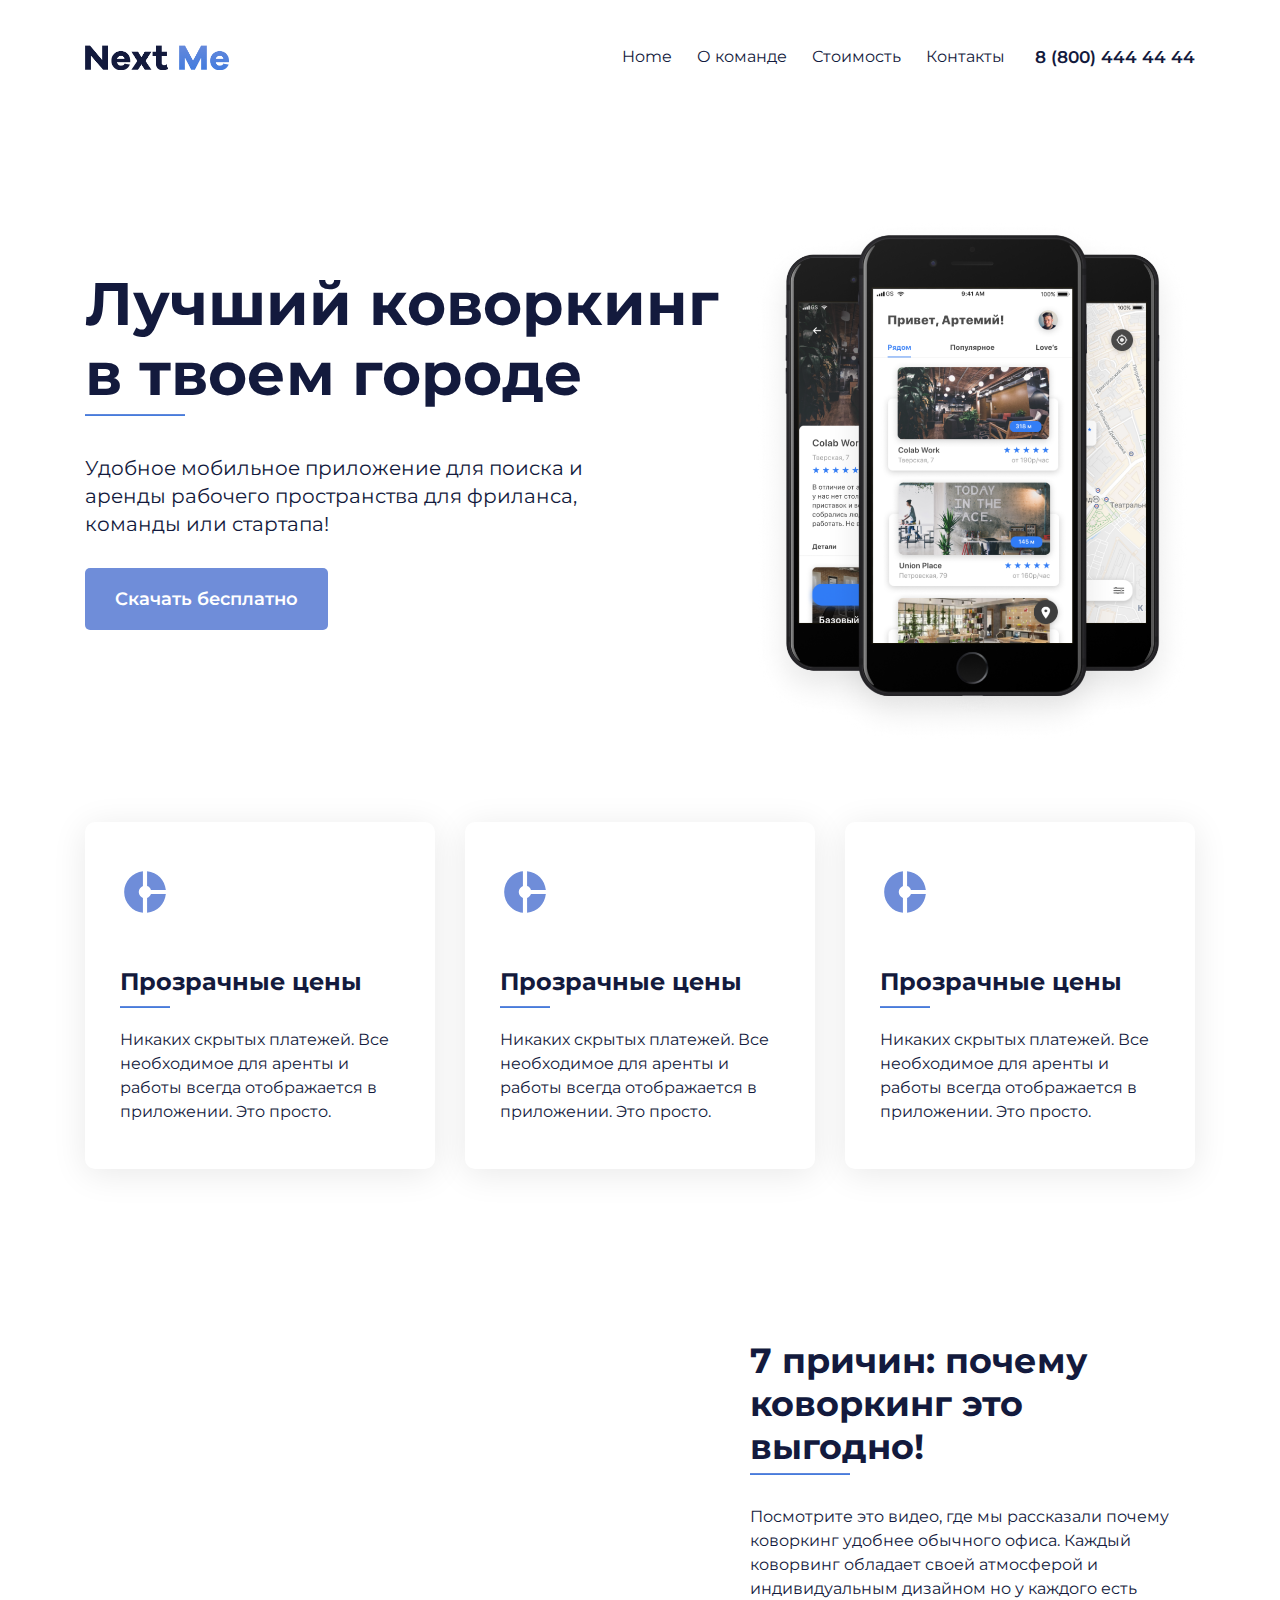
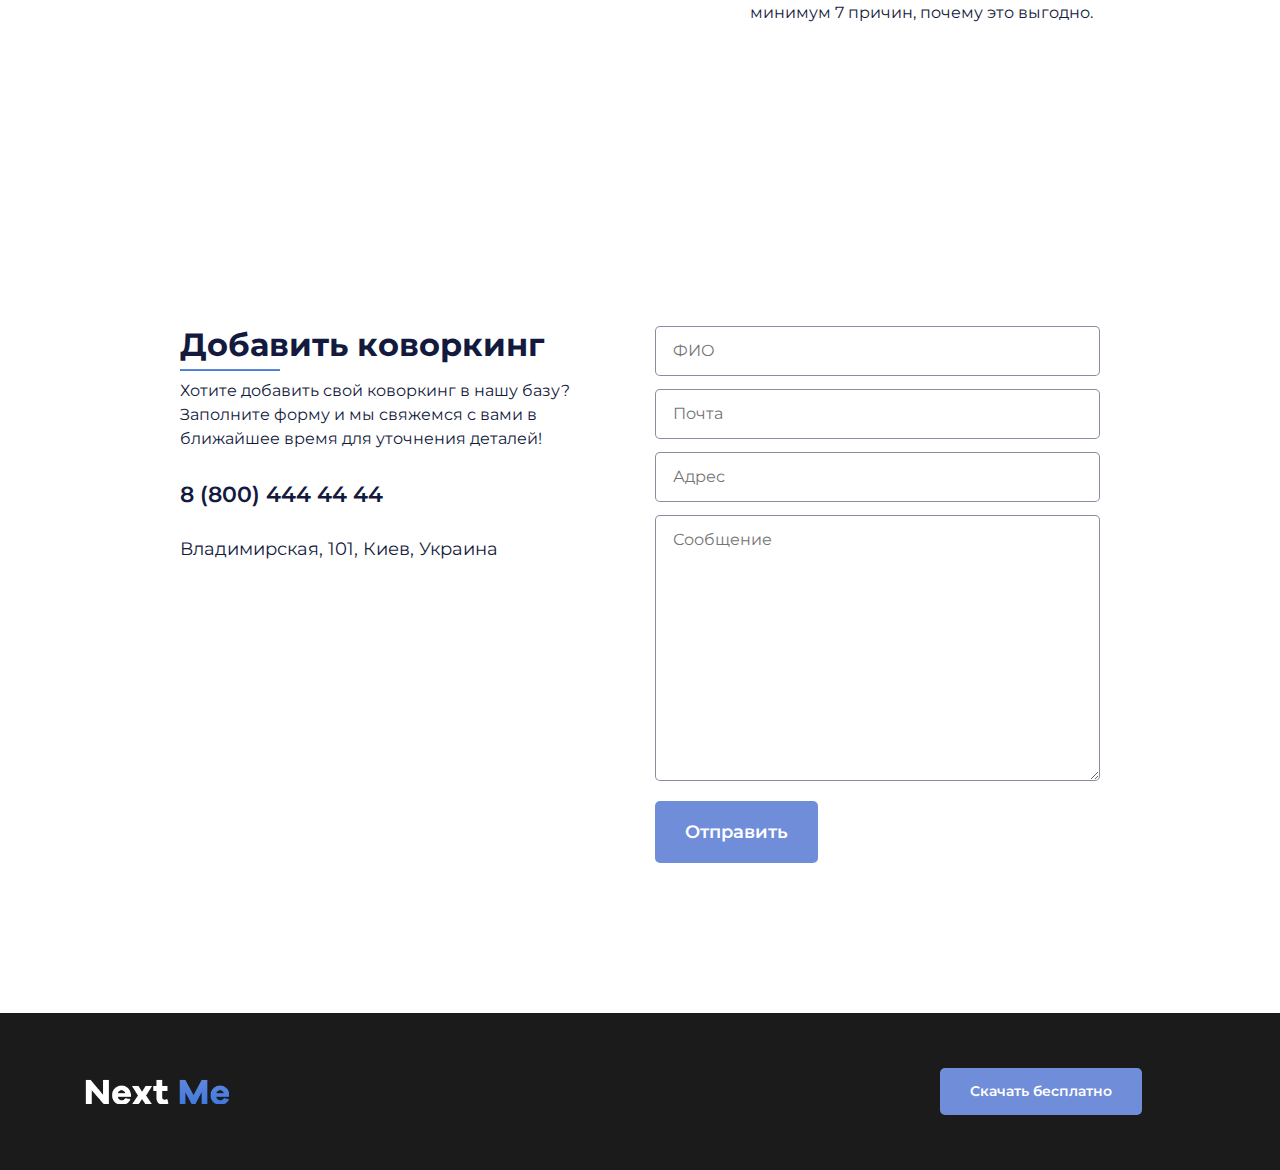
<file: index.html>
<!DOCTYPE html>
<html lang="en">
<head>
    <meta charset="UTF-8">
    <meta name="viewport" content="width=device-width, initial-scale=1.0">
    <meta http-equiv="X-UA-Compatible" content="ie=edge">
    <title>Document</title>
    <link href="https://fonts.googleapis.com/css?family=Montserrat:400,500,600,700&display=swap&subset=cyrillic" rel="stylesheet">
    <link rel="stylesheet" href="https://stackpath.bootstrapcdn.com/bootstrap/4.3.1/css/bootstrap.min.css" integrity="sha384-ggOyR0iXCbMQv3Xipma34MD+dH/1fQ784/j6cY/iJTQUOhcWr7x9JvoRxT2MZw1T" crossorigin="anonymous">
    <link rel="stylesheet" href="css/main.css">
</head>
<body>
   <header class="header">
       <div class="container">
           <div class="row">
                <div class="col-2">
                    <a href="index.html"><img src="img/logo-black.png" alt="Logo" class="logo"></a>
                </div>
                <div class="col-8">
                    <nav>
                        <ul>
                            <li class="link-menu"><a href="index.html">Home</a></li>
                            <li class="link-menu"><a href="about.html">О команде</a></li>
                            <li class="link-menu"><a href="price.html">Стоимость</a></li>
                            <li class="link-menu"><a href="contact.html">Контакты</a></li>
                        </ul>
                    </nav>
                </div>
                <div class="col-2">
                    <a href="tel:8804444444" class="header-phone">8 (800) 444 44 44</a>
                </div>
           </div>
       </div>
   </header>

   <section class="main">
       <div class="container">
           <div class="row">
               <div class="col-7">
                    <h1 class="main-title">
                        Лучший коворкинг в твоем городе
                    </h1>
                    <p class="main-offer">
                        Удобное мобильное приложение для поиска и аренды рабочего пространства 
                        для фриланса, команды или стартапа!
                    </p>
                    <a href="https://play.google.com/store/apps" target="_blank" class="main-link">
                        Скачать бесплатно
                    </a>
               </div>
               <div class="col-5">
                   <img src="img/app.png" alt="App">
               </div>
           </div>
       </div>
   </section>

   <section class="skill">
       <div class="container">
           <div class="row">
               <div class="col-4">
                    <div class="card">
                        <div class="card-img">
                            <!--поменять в fill цвет svg-элемента-->
                            <svg width="50" height="50" viewBox="0 0 50 50" fill="#6F8DD9" xmlns="http://www.w3.org/2000/svg">
                                <path d="M22.9167 19.0833V4.16666C12.5 5.20832 4.16669 14.1458 4.16669 25C4.16669 35.8542 12.5 44.7917 22.9167 45.8333V30.9167C20.8334 30.0625 18.75 27.75 18.75 25C18.75 22.25 20.8334 19.9375 22.9167 19.0833ZM30.9584 22.9167H45.8334C44.8334 13.0208 37.5 5.14582 27.0834 4.16666V19.0833C29.1667 19.7083 30.25 21.125 30.9584 22.9167ZM27.0834 30.9167V45.8333C37.5 44.8542 44.8334 36.9792 45.8334 27.0833H30.9584C30.25 28.875 29.1667 30.2917 27.0834 30.9167Z" fill="url(#paint0_linear)"/>
                                <defs>
                                <linearGradient id="paint0_linear" x1="25" y1="4.16666" x2="25" y2="45.8333" gradientUnits="userSpaceOnUse">
                                <stop stop-color="#6F8DD9"/>
                                <stop offset="1" stop-color="#3677E0"/>
                                </linearGradient>
                                </defs>
                            </svg>
                        </div>
                        <div>
                            <h3 class="card-title">
                                Прозрачные цены
                            </h3>
                            <p class="card-offer">
                                Никаких скрытых платежей. Все необходимое для аренты и
                                 работы всегда отображается в приложении. Это просто.
                            </p>
                        </div>
                    </div>
               </div>
               <div class="col-4">
                <div class="card">
                    <div class="card-img">
                        <!--поменять в fill цвет svg-элемента-->
                        <svg width="50" height="50" viewBox="0 0 50 50" fill="#6F8DD9" xmlns="http://www.w3.org/2000/svg">
                            <path d="M22.9167 19.0833V4.16666C12.5 5.20832 4.16669 14.1458 4.16669 25C4.16669 35.8542 12.5 44.7917 22.9167 45.8333V30.9167C20.8334 30.0625 18.75 27.75 18.75 25C18.75 22.25 20.8334 19.9375 22.9167 19.0833ZM30.9584 22.9167H45.8334C44.8334 13.0208 37.5 5.14582 27.0834 4.16666V19.0833C29.1667 19.7083 30.25 21.125 30.9584 22.9167ZM27.0834 30.9167V45.8333C37.5 44.8542 44.8334 36.9792 45.8334 27.0833H30.9584C30.25 28.875 29.1667 30.2917 27.0834 30.9167Z" fill="url(#paint0_linear)"/>
                            <defs>
                            <linearGradient id="paint0_linear" x1="25" y1="4.16666" x2="25" y2="45.8333" gradientUnits="userSpaceOnUse">
                            <stop stop-color="#6F8DD9"/>
                            <stop offset="1" stop-color="#3677E0"/>
                            </linearGradient>
                            </defs>
                        </svg>
                    </div>
                    <div>
                        <h3 class="card-title">
                            Прозрачные цены
                        </h3>
                        <p class="card-offer">
                            Никаких скрытых платежей. Все необходимое для аренты и
                             работы всегда отображается в приложении. Это просто.
                        </p>
                    </div>
                </div>
           </div>
           <div class="col-4">
            <div class="card">
                <div class="card-img">
                    <!--поменять в fill цвет svg-элемента-->
                    <svg width="50" height="50" viewBox="0 0 50 50" fill="#6F8DD9" xmlns="http://www.w3.org/2000/svg">
                        <path d="M22.9167 19.0833V4.16666C12.5 5.20832 4.16669 14.1458 4.16669 25C4.16669 35.8542 12.5 44.7917 22.9167 45.8333V30.9167C20.8334 30.0625 18.75 27.75 18.75 25C18.75 22.25 20.8334 19.9375 22.9167 19.0833ZM30.9584 22.9167H45.8334C44.8334 13.0208 37.5 5.14582 27.0834 4.16666V19.0833C29.1667 19.7083 30.25 21.125 30.9584 22.9167ZM27.0834 30.9167V45.8333C37.5 44.8542 44.8334 36.9792 45.8334 27.0833H30.9584C30.25 28.875 29.1667 30.2917 27.0834 30.9167Z" fill="url(#paint0_linear)"/>
                        <defs>
                        <linearGradient id="paint0_linear" x1="25" y1="4.16666" x2="25" y2="45.8333" gradientUnits="userSpaceOnUse">
                        <stop stop-color="#6F8DD9"/>
                        <stop offset="1" stop-color="#3677E0"/>
                        </linearGradient>
                        </defs>
                    </svg>
                </div>
                <div>
                    <h3 class="card-title">
                        Прозрачные цены
                    </h3>
                    <p class="card-offer">
                        Никаких скрытых платежей. Все необходимое для аренты и
                         работы всегда отображается в приложении. Это просто.
                    </p>
                </div>
            </div>
       </div>
           </div>
       </div>
   </section>

   <section class="video">
       <div class="container">
           <div class="row">
               <div class="col-7">
                    <iframe width="100%" height="375" src="https://www.youtube.com/embed/2t5deBG5iwU" 
                    frameborder="0" allow="accelerometer; autoplay; encrypted-media; gyroscope; picture-in-picture"
                    allowfullscreen>
                    </iframe>
               </div>
               <div class="col-5">
                   <h2 class="video-title">
                        7 причин: почему коворкинг это выгодно!
                   </h2>
                   <p class="video-offer">
                        Посмотрите это видео, где мы рассказали почему коворкинг удобнее обычного офиса.
                        Каждый коворвинг обладает своей атмосферой и индивидуальным дизайном но
                        у каждого есть минимум 7 причин, почему это выгодно.
                   </p>
               </div>
           </div>
       </div>
   </section>

   <section class="form">
       <div class="container">
           <div class="row">
               <div class="col-5 offset-1"> <!-- offset-1 - отступ справа -->
                    <h2 class="form-title">
                        Добавить коворкинг
                    </h2>
                    <p class="form-offer">
                        Хотите добавить свой коворкинг в нашу базу? 
                        Заполните форму и мы свяжемся с вами в ближайшее время для уточнения деталей!
                    </p>
                    <a href="tel:8804444444" class="header-phone form-link">
                        8 (800) 444 44 44
                    </a>
                    <p class="form-adress">
                        Владимирская, 101, Киев, Украина
                    </p>
                </div>
                <div class="col-5">
                    <form action="#" class="main-form">
                        <input type="text" placeholder="ФИО" required>
                        <input type="email" placeholder="Почта" required>
                        <input type="text" placeholder="Адрес" required>
                        <textarea name="massege" id="" cols="30" rows="10" placeholder="Сообщение"></textarea>
                        <button class="main-link">Отправить</button>
                    </form>
                </div>
            </div>
       </div>
   </section>

   <footer>
        <div class="container">
            <div class="row">
                <div class="col-2 d-flex align-items-center">
                        <a href="#"><img src="img/logo-white.png" alt="Logo" class="logo"></a>
                </div>
                <div class="col-3 offset-7">
                    <a href="https://play.google.com/store/apps" target="_blank" class="main-link footer-link">
                        Скачать бесплатно
                    </a>
                </div>
            </div>
        </div>
   </footer>

    <script src="https://code.jquery.com/jquery-3.3.1.slim.min.js" integrity="sha384-q8i/X+965DzO0rT7abK41JStQIAqVgRVzpbzo5smXKp4YfRvH+8abtTE1Pi6jizo" crossorigin="anonymous"></script>
    <script src="https://cdnjs.cloudflare.com/ajax/libs/popper.js/1.14.7/umd/popper.min.js" integrity="sha384-UO2eT0CpHqdSJQ6hJty5KVphtPhzWj9WO1clHTMGa3JDZwrnQq4sF86dIHNDz0W1" crossorigin="anonymous"></script>
    <script src="https://stackpath.bootstrapcdn.com/bootstrap/4.3.1/js/bootstrap.min.js" integrity="sha384-JjSmVgyd0p3pXB1rRibZUAYoIIy6OrQ6VrjIEaFf/nJGzIxFDsf4x0xIM+B07jRM" crossorigin="anonymous"></script>

</body>
</html>
</file>
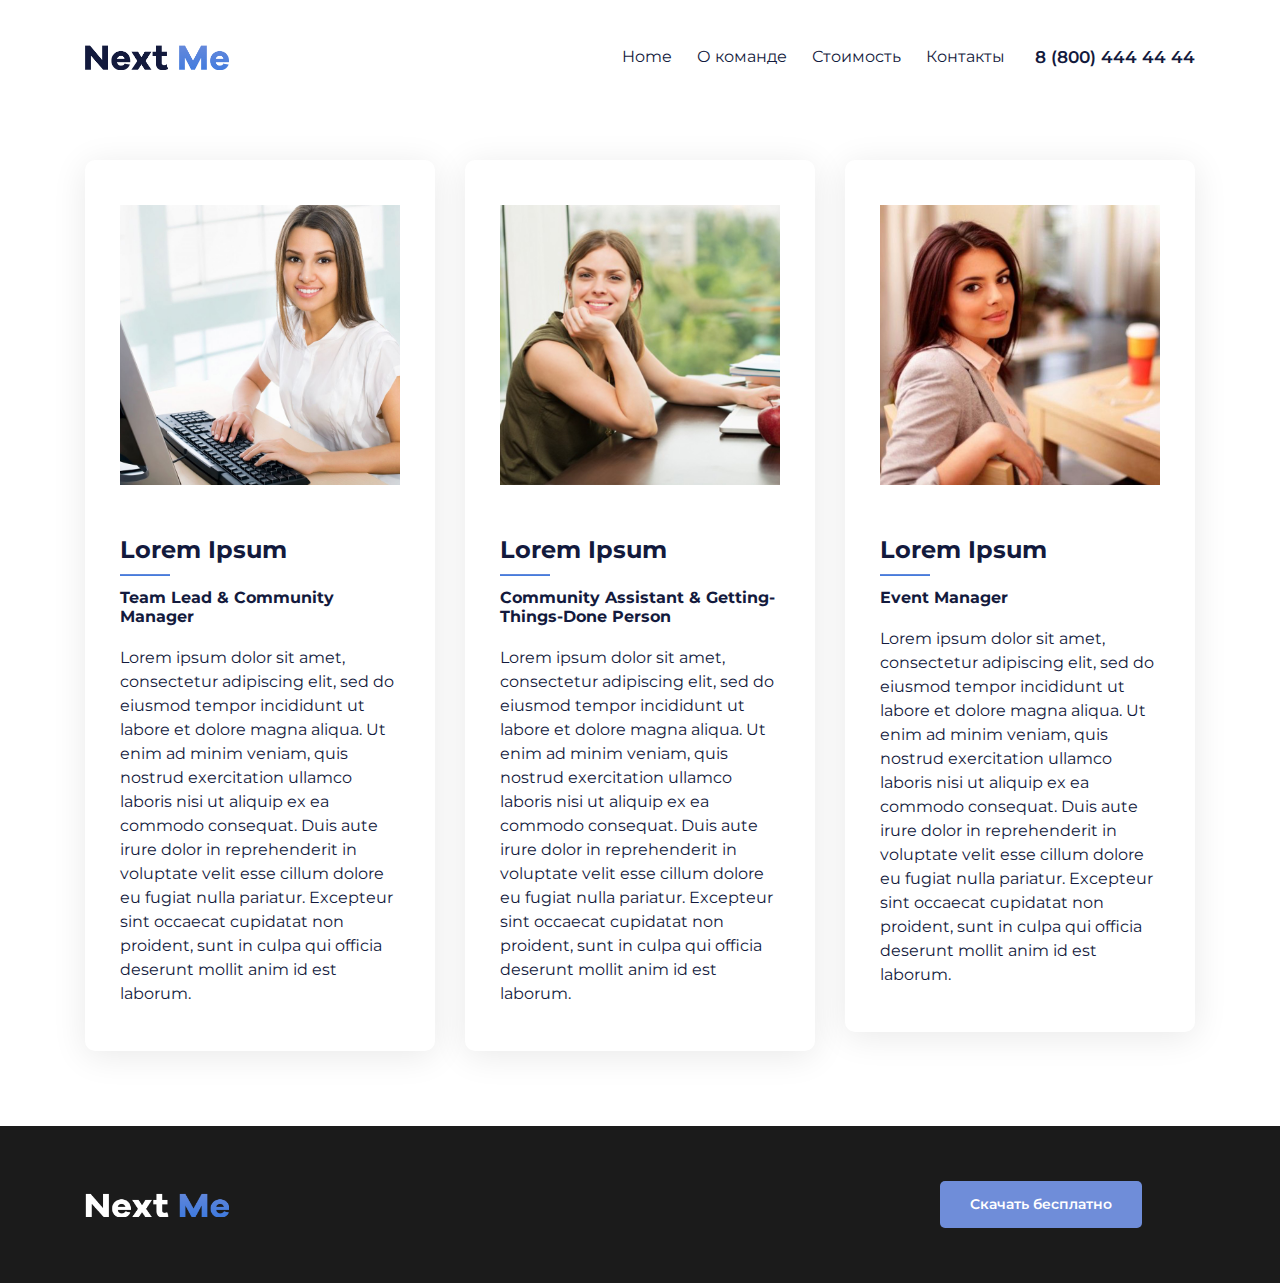
<file: about.html>
<!DOCTYPE html>
<html lang="en">
<head>
    <meta charset="UTF-8">
    <meta name="viewport" content="width=device-width, initial-scale=1.0">
    <meta http-equiv="X-UA-Compatible" content="ie=edge">
    <title>Document</title>
    <link href="https://fonts.googleapis.com/css?family=Montserrat:400,500,600,700&display=swap&subset=cyrillic" rel="stylesheet">
    <link rel="stylesheet" href="https://stackpath.bootstrapcdn.com/bootstrap/4.3.1/css/bootstrap.min.css" integrity="sha384-ggOyR0iXCbMQv3Xipma34MD+dH/1fQ784/j6cY/iJTQUOhcWr7x9JvoRxT2MZw1T" crossorigin="anonymous">
    <link rel="stylesheet" href="css/main.css">
</head>
<body>
   <header class="header">
       <div class="container">
           <div class="row">
                <div class="col-2">
                    <a href="index.html"><img src="img/logo-black.png" alt="Logo" class="logo"></a>
                </div>
                <div class="col-8">
                    <nav>
                        <ul>
                            <li class="link-menu"><a href="index.html">Home</a></li>
                            <li class="link-menu active"><a href="about.html">О команде</a></li>
                            <li class="link-menu"><a href="price.html">Стоимость</a></li>
                            <li class="link-menu"><a href="contact.html">Контакты</a></li>
                        </ul>
                    </nav>
                </div>
                <div class="col-2">
                    <a href="tel:8804444444" class="header-phone">8 (800) 444 44 44</a>
                </div>
           </div>
       </div>
   </header>


   <section class="about">
       <div class="container">
           <div class="row">
               <div class="col-4">
                    <div class="card">
                        <div class="card-foto">
                            <img src="/img/1.jpg">
                        </div>
                        <div>
                            <h3 class="card-title">
                                Lorem Ipsum
                            </h3>
                            <h6 class="card-title_position">
                                Team Lead & Community Manager
                            </h6>
                            <p class="card-offer">
                                Lorem ipsum dolor sit amet, consectetur adipiscing elit, sed do eiusmod tempor incididunt ut labore et dolore magna aliqua. Ut enim ad minim veniam, quis nostrud exercitation ullamco laboris nisi ut aliquip ex ea commodo consequat. Duis aute irure dolor in reprehenderit in voluptate velit esse cillum dolore eu fugiat nulla pariatur. Excepteur sint occaecat cupidatat non proident, sunt in culpa qui officia deserunt mollit anim id est laborum.
                            </p>
                        </div>
                    </div>
               </div>

               <div class="col-4">
                    <div class="card">
                        <div class="card-foto">
                            <img src="/img/2.jpg">
                        </div>
                        <div>
                            <h3 class="card-title">
                                Lorem Ipsum
                            </h3>
                            <h6 class="card-title_position">
                                Community Assistant & Getting-Things-Done Person
                            </h6>
                            <p class="card-offer">
                                Lorem ipsum dolor sit amet, consectetur adipiscing elit, sed do eiusmod tempor incididunt ut labore et dolore magna aliqua. Ut enim ad minim veniam, quis nostrud exercitation ullamco laboris nisi ut aliquip ex ea commodo consequat. Duis aute irure dolor in reprehenderit in voluptate velit esse cillum dolore eu fugiat nulla pariatur. Excepteur sint occaecat cupidatat non proident, sunt in culpa qui officia deserunt mollit anim id est laborum.
                            </p>
                        </div>
                    </div>
                </div>

                <div class="col-4">
                    <div class="card">
                        <div class="card-foto">
                            <img src="/img/3.jpg">
                        </div>
                        <div>
                            <h3 class="card-title">
                                Lorem Ipsum
                            </h3>
                            <h6 class="card-title_position">
                                Event Manager
                            </h6>
                            <p class="card-offer">
                                Lorem ipsum dolor sit amet, consectetur adipiscing elit, sed do eiusmod tempor incididunt ut labore et dolore magna aliqua. Ut enim ad minim veniam, quis nostrud exercitation ullamco laboris nisi ut aliquip ex ea commodo consequat. Duis aute irure dolor in reprehenderit in voluptate velit esse cillum dolore eu fugiat nulla pariatur. Excepteur sint occaecat cupidatat non proident, sunt in culpa qui officia deserunt mollit anim id est laborum.
                            </p>
                        </div>
                    </div>
                 </div>

           </div>
       </div>
   </section>

   <footer>
        <div class="container">
            <div class="row">
                <div class="col-2 d-flex align-items-center">
                        <a href="#"><img src="img/logo-white.png" alt="Logo" class="logo"></a>
                </div>
                <div class="col-3 offset-7">
                    <a href="https://play.google.com/store/apps" target="_blank" class="main-link footer-link">
                        Скачать бесплатно
                    </a>
                </div>
            </div>
        </div>
   </footer>

    


    <script src="https://code.jquery.com/jquery-3.3.1.slim.min.js" integrity="sha384-q8i/X+965DzO0rT7abK41JStQIAqVgRVzpbzo5smXKp4YfRvH+8abtTE1Pi6jizo" crossorigin="anonymous"></script>
    <script src="https://cdnjs.cloudflare.com/ajax/libs/popper.js/1.14.7/umd/popper.min.js" integrity="sha384-UO2eT0CpHqdSJQ6hJty5KVphtPhzWj9WO1clHTMGa3JDZwrnQq4sF86dIHNDz0W1" crossorigin="anonymous"></script>
    <script src="https://stackpath.bootstrapcdn.com/bootstrap/4.3.1/js/bootstrap.min.js" integrity="sha384-JjSmVgyd0p3pXB1rRibZUAYoIIy6OrQ6VrjIEaFf/nJGzIxFDsf4x0xIM+B07jRM" crossorigin="anonymous"></script>

</body>
</html>
</file>
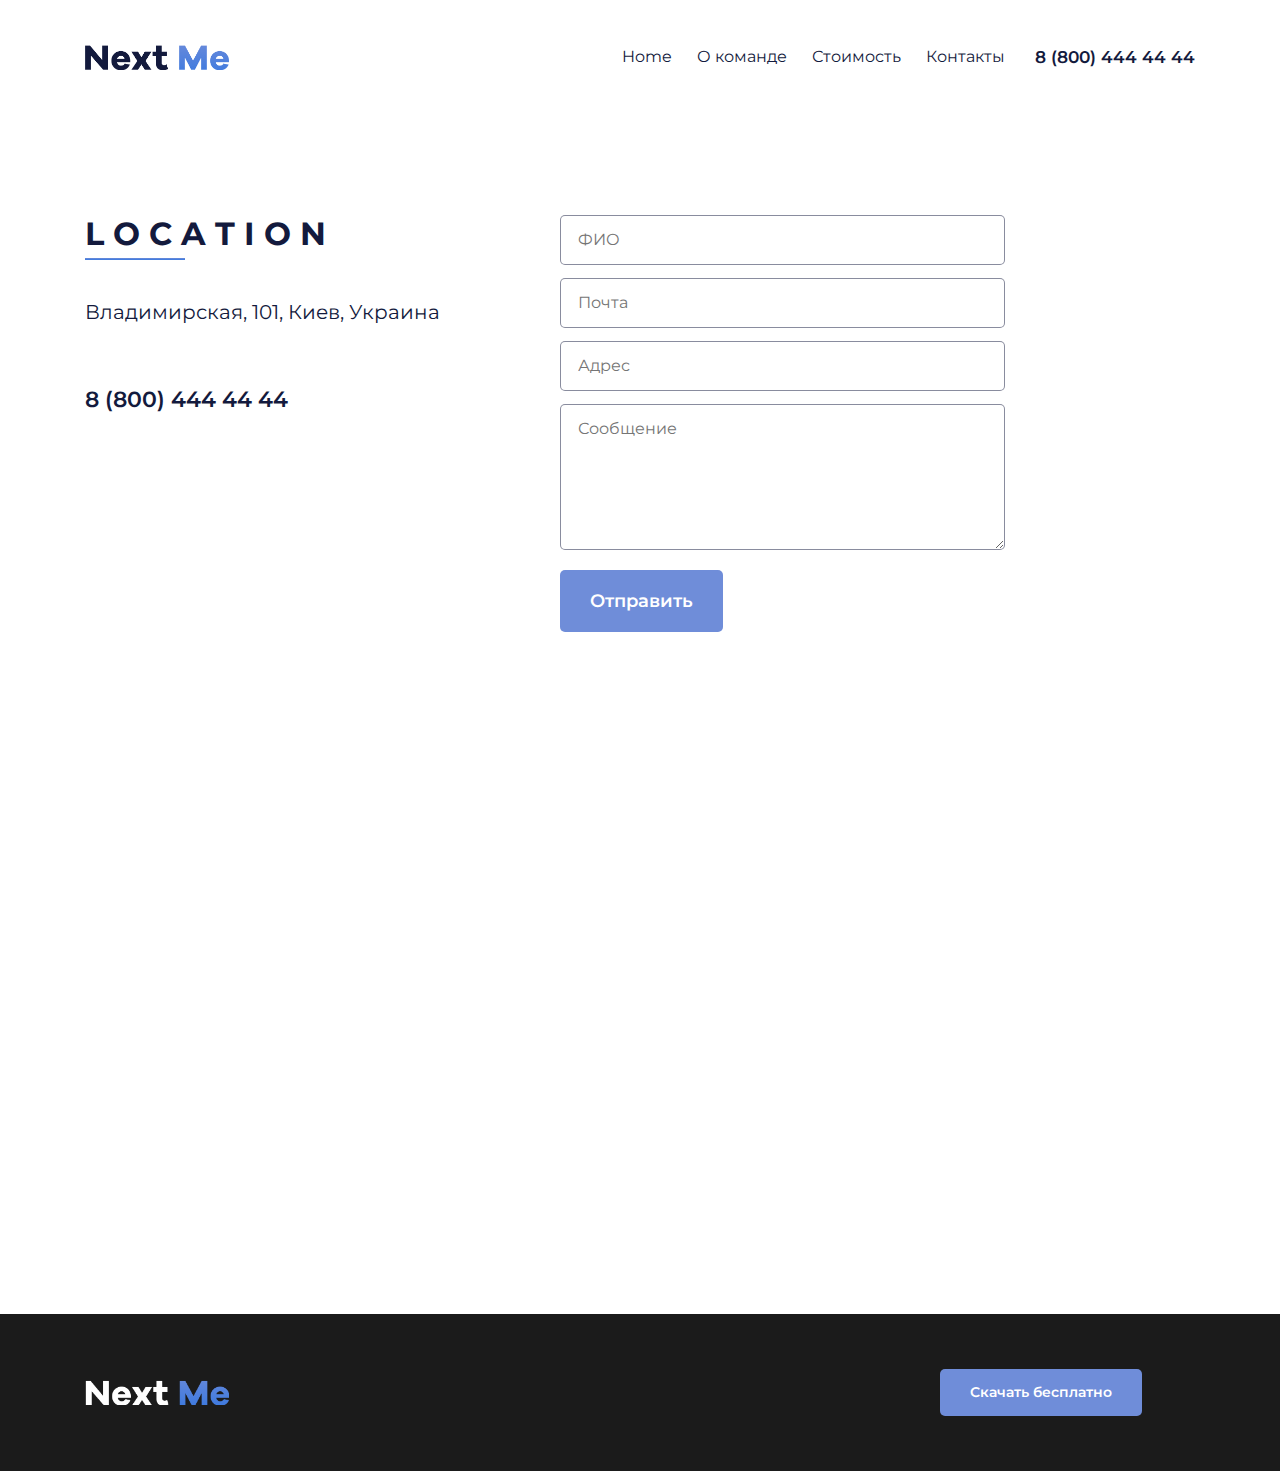
<file: contact.html>
<!DOCTYPE html>
<html lang="en">
<head>
    <meta charset="UTF-8">
    <meta name="viewport" content="width=device-width, initial-scale=1.0">
    <meta http-equiv="X-UA-Compatible" content="ie=edge">
    <title>Document</title>
    <link href="https://fonts.googleapis.com/css?family=Montserrat:400,500,600,700&display=swap&subset=cyrillic" rel="stylesheet">
    <link rel="stylesheet" href="https://stackpath.bootstrapcdn.com/bootstrap/4.3.1/css/bootstrap.min.css" integrity="sha384-ggOyR0iXCbMQv3Xipma34MD+dH/1fQ784/j6cY/iJTQUOhcWr7x9JvoRxT2MZw1T" crossorigin="anonymous">
    <link rel="stylesheet" href="css/main.css">
</head>
<body>
    
   <header class="header">
       <div class="container">
           <div class="row">
                <div class="col-2">
                    <a href="index.html"><img src="img/logo-black.png" alt="Logo" class="logo"></a>
                </div>
                <div class="col-8">
                    <nav>
                        <ul>
                            <li class="link-menu"><a href="index.html">Home</a></li>
                            <li class="link-menu"><a href="about.html">О команде</a></li>
                            <li class="link-menu"><a href="price.html">Стоимость</a></li>
                            <li class="link-menu"><a href="contact.html">Контакты</a></li>
                        </ul>
                    </nav>
                </div>
                <div class="col-2">
                    <a href="tel:8804444444" class="header-phone">8 (800) 444 44 44</a>
                </div>
           </div>
       </div>
   </header>

   <section class="main">
       <div class="container">
           <div class="row">
               <div class="col-5">
                    <h2 class="form-title">
                        L O C A T I O N
                    </h1>
                    <p class="main-offer">
                        Владимирская, 101, Киев, Украина
                    </p>
                    <a href="tel:8804444444" class="header-phone form-link">
                        8 (800) 444 44 44
                    </a>
               </div>
               <div class="col-5">
                    <form action="#" class="main-form">
                        <input type="text" placeholder="ФИО" required>
                        <input type="email" placeholder="Почта" required>
                        <input type="text" placeholder="Адрес" required>
                        <textarea name="massege" id="" cols="30" rows="5" placeholder="Сообщение"></textarea>
                        <button class="main-link">Отправить</button>
                    </form>
               </div>
           </div>
       </div>
   </section>
   
   <section class="form">
    <div class="container">
        <div class="row">
            <div class="col-8 offset-2"> <!-- offset-1 - отступ справа -->
                <iframe src="https://www.google.com/maps/embed?pb=!1m14!1m8!1m3!1d10165.811834938542!2d30.5100012!3d50.4326631!3m2!1i1024!2i768!4f13.1!3m3!1m2!1s0x0%3A0x1a02dc5be6a6c0a0!2sLIFT99%20Kyiv%20Hub!5e0!3m2!1suk!2sua!4v1582017385573!5m2!1suk!2sua"
                allowfullscreen=""></iframe>
             </div>
         </div>
    </div>
</section>

   <footer>
        <div class="container">
            <div class="row">
                <div class="col-2 d-flex align-items-center">
                        <a href="#"><img src="img/logo-white.png" alt="Logo" class="logo"></a>
                </div>
                <div class="col-3 offset-7">
                    <a href="https://play.google.com/store/apps" target="_blank" class="main-link footer-link">
                        Скачать бесплатно
                    </a>
                </div>
            </div>
        </div>
   </footer> 


    <script src="https://code.jquery.com/jquery-3.3.1.slim.min.js" integrity="sha384-q8i/X+965DzO0rT7abK41JStQIAqVgRVzpbzo5smXKp4YfRvH+8abtTE1Pi6jizo" crossorigin="anonymous"></script>
    <script src="https://cdnjs.cloudflare.com/ajax/libs/popper.js/1.14.7/umd/popper.min.js" integrity="sha384-UO2eT0CpHqdSJQ6hJty5KVphtPhzWj9WO1clHTMGa3JDZwrnQq4sF86dIHNDz0W1" crossorigin="anonymous"></script>
    <script src="https://stackpath.bootstrapcdn.com/bootstrap/4.3.1/js/bootstrap.min.js" integrity="sha384-JjSmVgyd0p3pXB1rRibZUAYoIIy6OrQ6VrjIEaFf/nJGzIxFDsf4x0xIM+B07jRM" crossorigin="anonymous"></script>

</body>
</html>
</file>
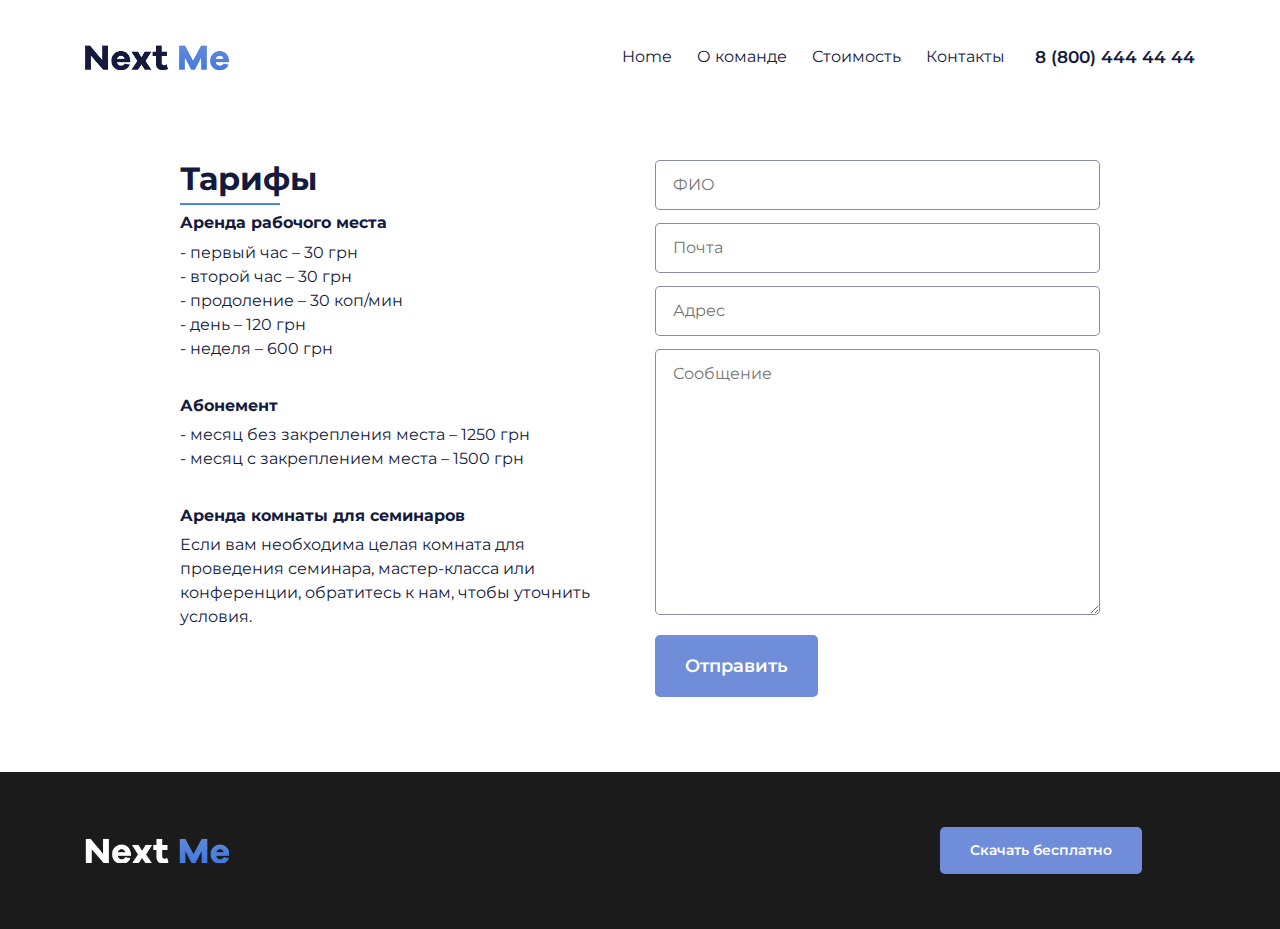
<file: price.html>
<!DOCTYPE html>
<html lang="en">
<head>
    <meta charset="UTF-8">
    <meta name="viewport" content="width=device-width, initial-scale=1.0">
    <meta http-equiv="X-UA-Compatible" content="ie=edge">
    <title>Document</title>
    <link href="https://fonts.googleapis.com/css?family=Montserrat:400,500,600,700&display=swap&subset=cyrillic" rel="stylesheet">
    <link rel="stylesheet" href="https://stackpath.bootstrapcdn.com/bootstrap/4.3.1/css/bootstrap.min.css" integrity="sha384-ggOyR0iXCbMQv3Xipma34MD+dH/1fQ784/j6cY/iJTQUOhcWr7x9JvoRxT2MZw1T" crossorigin="anonymous">
    <link rel="stylesheet" href="css/main.css">
</head>
<body>
   <header class="header">
       <div class="container">
           <div class="row">
                <div class="col-2">
                    <a href="index.html"><img src="img/logo-black.png" alt="Logo" class="logo"></a>
                </div>
                <div class="col-8">
                    <nav>
                        <ul>
                            <li class="link-menu"><a href="index.html">Home</a></li>
                            <li class="link-menu"><a href="about.html">О команде</a></li>
                            <li class="link-menu active"><a href="price.html">Стоимость</a></li>
                            <li class="link-menu"><a href="contact.html">Контакты</a></li>
                        </ul>
                    </nav>
                </div>
                <div class="col-2">
                    <a href="tel:8804444444" class="header-phone">8 (800) 444 44 44</a>
                </div>
           </div>
       </div>
   </header>

   <section class="price">
       <div class="container">
           <div class="row">
               <div class="col-5 offset-1"> <!-- offset-1 - отступ справа -->
                    <h2 class="price-title">
                        Тарифы
                     </h2>
                     <h6>
                         Аренда рабочого места
                    </h6>
                    <p class="price-offer">
                        - первый час – 30 грн <br>
                        - второй час – 30 грн <br>
                        - продоление – 30 коп/мин <br>
                        - день – 120 грн <br>
                        - неделя – 600 грн <br>
                    <h6>
                        Абонемент
                    </h6> 
                    <p class="price-offer">  
                        - месяц без закрепления места – 1250 грн <br>
                        - месяц с закреплением места – 1500 грн <br>
                    </p>    
                    <h6>
                        Аренда комнаты для семинаров
                    </h6> 
                        Если вам необходима целая комната для проведения семинара, 
                        мастер-класса или конференции,
                        обратитесь к нам, чтобы уточнить условия.
                    </p>
                </div>
                <div class="col-5">
                    <form action="#" class="main-form">
                        <input type="text" placeholder="ФИО" required>
                        <input type="email" placeholder="Почта" required>
                        <input type="text" placeholder="Адрес" required>
                        <textarea name="massege" id="" cols="30" rows="10" placeholder="Сообщение"></textarea>
                        <button class="main-link">Отправить</button>
                    </form>
                </div>
            </div>
       </div>
   </section>

   <footer>
        <div class="container">
            <div class="row">
                <div class="col-2 d-flex align-items-center">
                        <a href="#"><img src="img/logo-white.png" alt="Logo" class="logo"></a>
                </div>
                <div class="col-3 offset-7">
                    <a href="https://play.google.com/store/apps" target="_blank" class="main-link footer-link">
                        Скачать бесплатно
                    </a>
                </div>
            </div>
        </div>
   </footer>

    


    <script src="https://code.jquery.com/jquery-3.3.1.slim.min.js" integrity="sha384-q8i/X+965DzO0rT7abK41JStQIAqVgRVzpbzo5smXKp4YfRvH+8abtTE1Pi6jizo" crossorigin="anonymous"></script>
    <script src="https://cdnjs.cloudflare.com/ajax/libs/popper.js/1.14.7/umd/popper.min.js" integrity="sha384-UO2eT0CpHqdSJQ6hJty5KVphtPhzWj9WO1clHTMGa3JDZwrnQq4sF86dIHNDz0W1" crossorigin="anonymous"></script>
    <script src="https://stackpath.bootstrapcdn.com/bootstrap/4.3.1/js/bootstrap.min.js" integrity="sha384-JjSmVgyd0p3pXB1rRibZUAYoIIy6OrQ6VrjIEaFf/nJGzIxFDsf4x0xIM+B07jRM" crossorigin="anonymous"></script>

</body>
</html>
</file>
<file: css/main.css>
body {
	font-family: 'Montserrat', sans-serif;
	font-size: 16px;
	line-height: 22px
	background-color: #fafafa;
	color: #131A3D;
}
 
iframe {
	width: 100%;
	height: 450px;
	frameborder: 0; 
	border: 0;
}

img {
	width: 100%;
	height: auto;
}

h1, h2, h3, h4, p, span, div, a, ul, li, {
	padding: 0;
	margin: 0;
	box-sizing: border-box;
}

p {
	margin-bottom: 0rem;
}

a, a:active, a:focus, a:hover {
	text-decoration: none;
	transition: .3s ease;
}

h1, h2, h3, h4, h5, h6 {
	font-weight: bold;
}

ul, li {
	list-style: none;
	display: flex;
	justify-content: flex-end;
}

section{
	padding: 75px 0;
}

svg path {
	fill:inherit;
	stroke:inherit;
	stroke-width:inherit;
}

button {
  padding: 0;
  font: inherit;
  color: inherit;
  background-color: transparent;
  cursor: pointer;
  border: none;
}

button, button:active, button:hover, button:focus {
	outline: none;
}

.header {
	padding: 45px 0 0px 0;
}

.logo {
	width: 144px;
}

.link-menu a:hover {
	font-weight: 400;
	font-size: 16px;
	color: rgb(15, 152, 216);
}

.link-menu a {
	font-weight: 400;
	font-size: 16px;
	color: #131A3D;
}
.link-menu:not(:first-child) {
	margin-left: 25px;
}

.header-phone, .form-link {
	font-size: 17px;
	font-weight: 600;
	text-decoration: none;
	color: #131A3D;
}
.header-phone:hover, .form-link:hover {
	color:  rgb(15, 152, 216);
	text-decoration: none;
}

.main-title {
	font-size: 60px;
	line-height: 70px;
	margin-top: 54px;
}

h1::after, h2::after, h3::after  {
	content: '';
	background: linear-gradient(180deg, #6F8DD9 0%, #3677E0 100%);
	width: 100px;
	height: 2px;
	display: block;
	margin-top: 5px;
}

.main-offer {
	padding: 30px 0;
	font-size: 20px;
	line-height: 28px;
	width: 570px;
}

.main-link {
	font-weight: 600;
	font-size: 18px;
	line-height: 22px;
	color: #fff;
	padding: 20px 30px;
	background: #6F8DD9;
	border-radius: 5px; 
	display: inline-block;
}

.main-link:hover {
	color: #fff;
	background: #5877c7;
	transition: .3s ease;
}

.main img {
	width: 100%;
	height: auto;
}

.main {
	padding-bottom: 0;
	padding-top: 130px;
}

.card {
	padding: 45px 35px;
	background: #FFFFFF;
	box-shadow: 0px 5px 35px rgba(0, 0, 0, 0.09);
	border-radius: 10px;
	border: none;
}

.card-foto {
	width: auto;
	height: auto;
	margin-bottom: 50px;
}

.card-img {
	width: 50px;
	height: 50px;
	margin-bottom: 50px;
}
.card-title {
	font-weight: bold;
	font-size: 24px;
	line-height: 29px;
}

.card-title::after {
	width: 50px;
	margin-top: 10px;
}

.card-offer {
	margin-top: 20px;
}

.card:hover {
	transition: 1s ease;
	background: linear-gradient(180deg, #6F8DD9 0%, #3677E0 100%);
	box-shadow: 0px 5px 35px rgba(0, 0, 0, 0.3);
	color: #fff;
}
.card:hover svg {
	transition-duration: 1s;
	fill: white;
}

.card:hover .card-title::after {
	transition-duration: 1s;
	background: #fff;
}

.video iframe {
	border-radius: 10px;
}
.video-title, .form-title .price-title {
	font-size: 35px;
	line-height: 43px;
	margin-top: 20px;
}
.video-offer, .form-offer .price-offer {
	margin-top: 30px;
}

.price-offer {
    margin-bottom: 35px;
}

.form-link {
	font-size: 22px;
	line-height: 27px;
	margin: 30px 0;
	display: inline-block;
}

.form-adress {
	font-size: 18px;
	line-height: 22px;
}

.main-form input, .main-form textarea {
	border: 1px solid rgba(19, 26, 61, 0.5);
	border-radius: 5px;
	padding: 12px 17px;
	width: 100%;
	margin-bottom: 13px;
	outline: none;
	color: rgba(19, 26, 61, 1);
}
.main-form input:focus, .main-form textarea:focus {
	border: 1px solid #6F8DD9;
	transition: .3s ease;
}

.form {
	padding-bottom: 150px;
}

footer {
	padding: 55px 0;
	background: #1B1B1B;
}

.footer-link {
	font-size: 14px;
	line-height: 17px;
	padding: 15px 30px;
}
</file>
